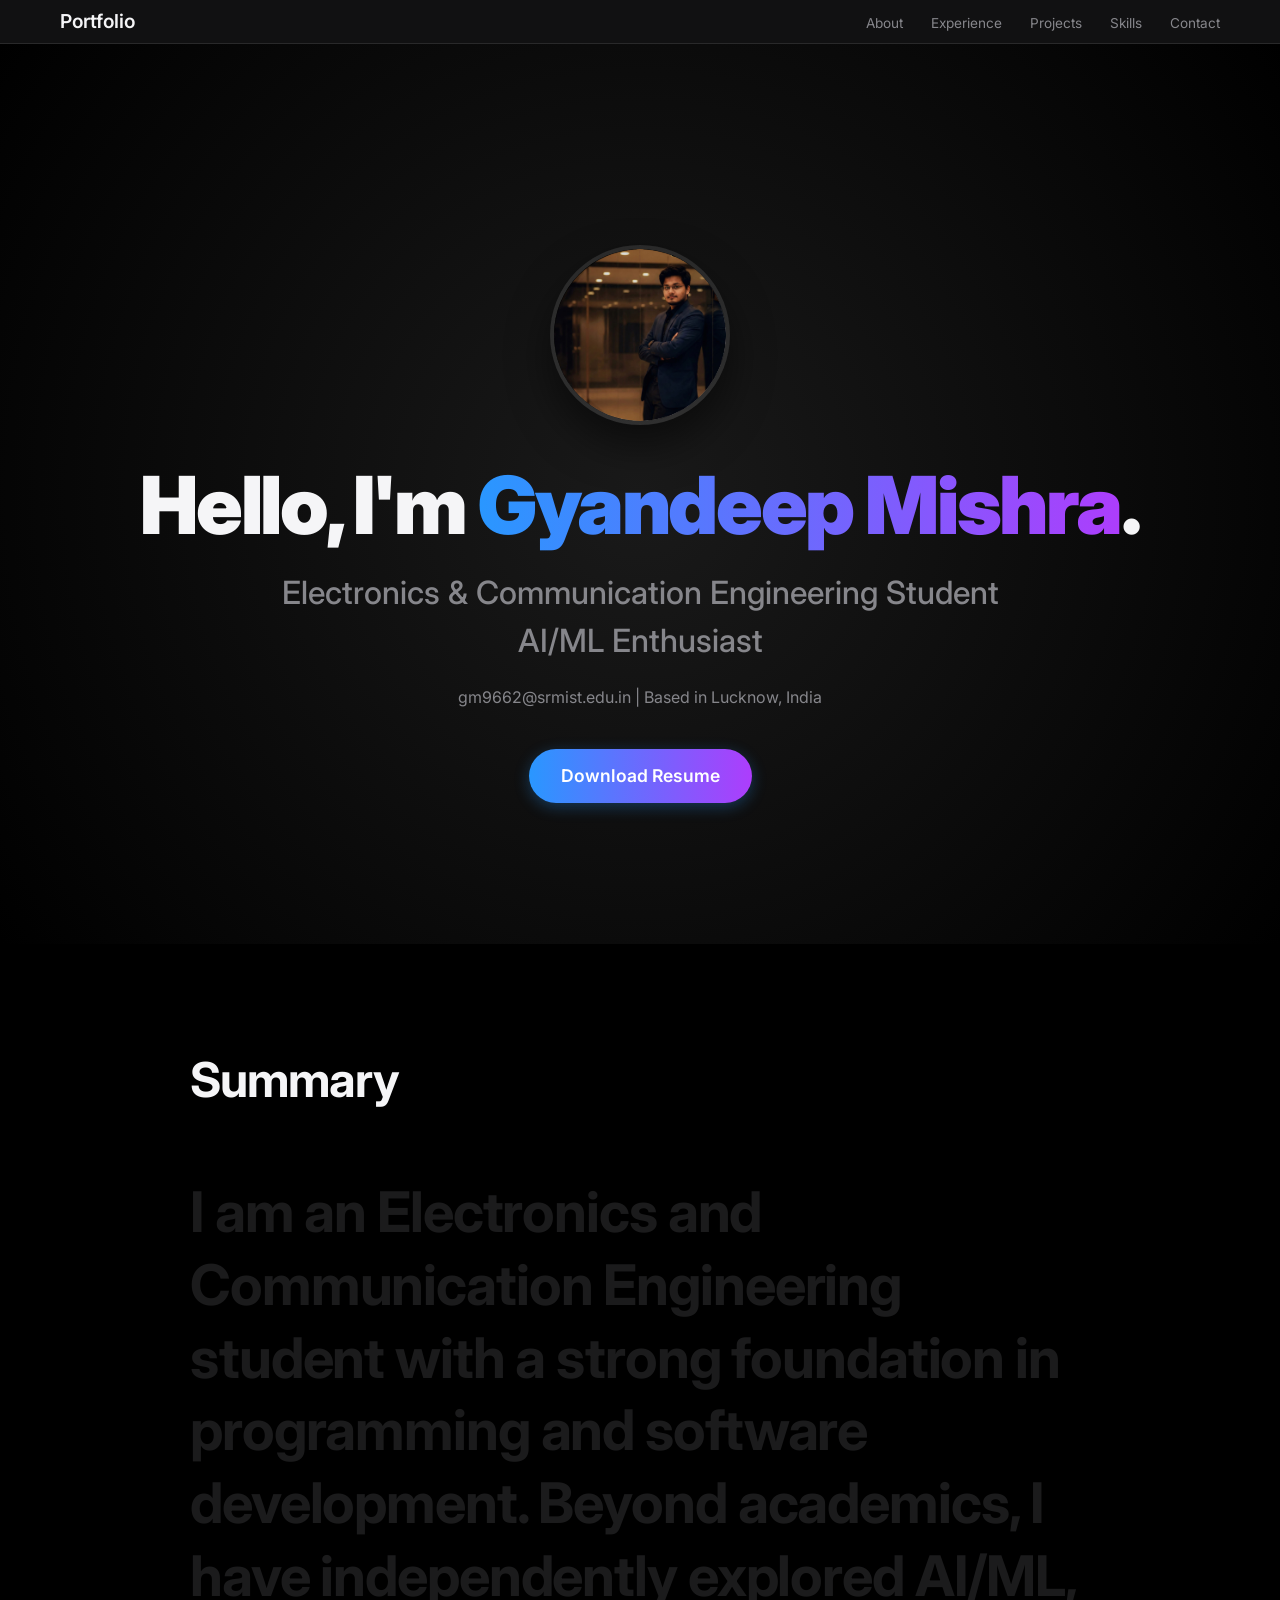
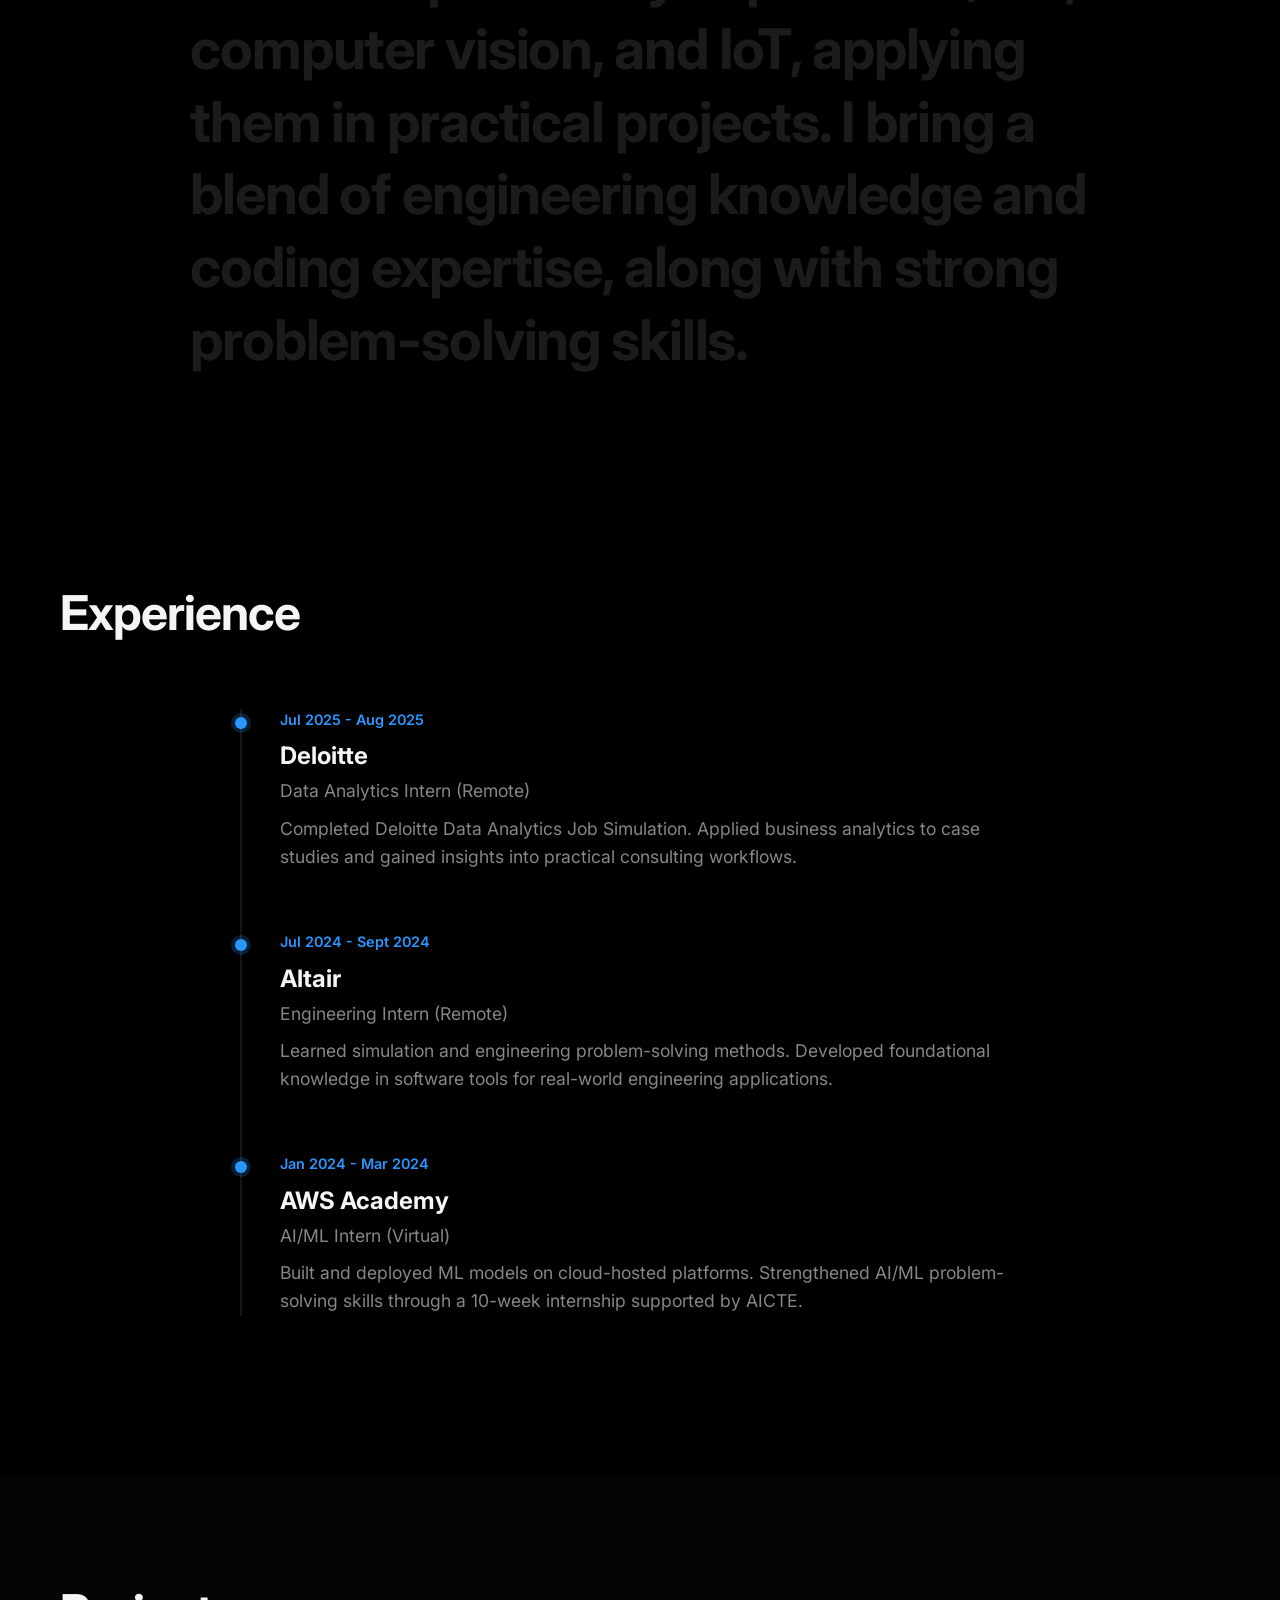
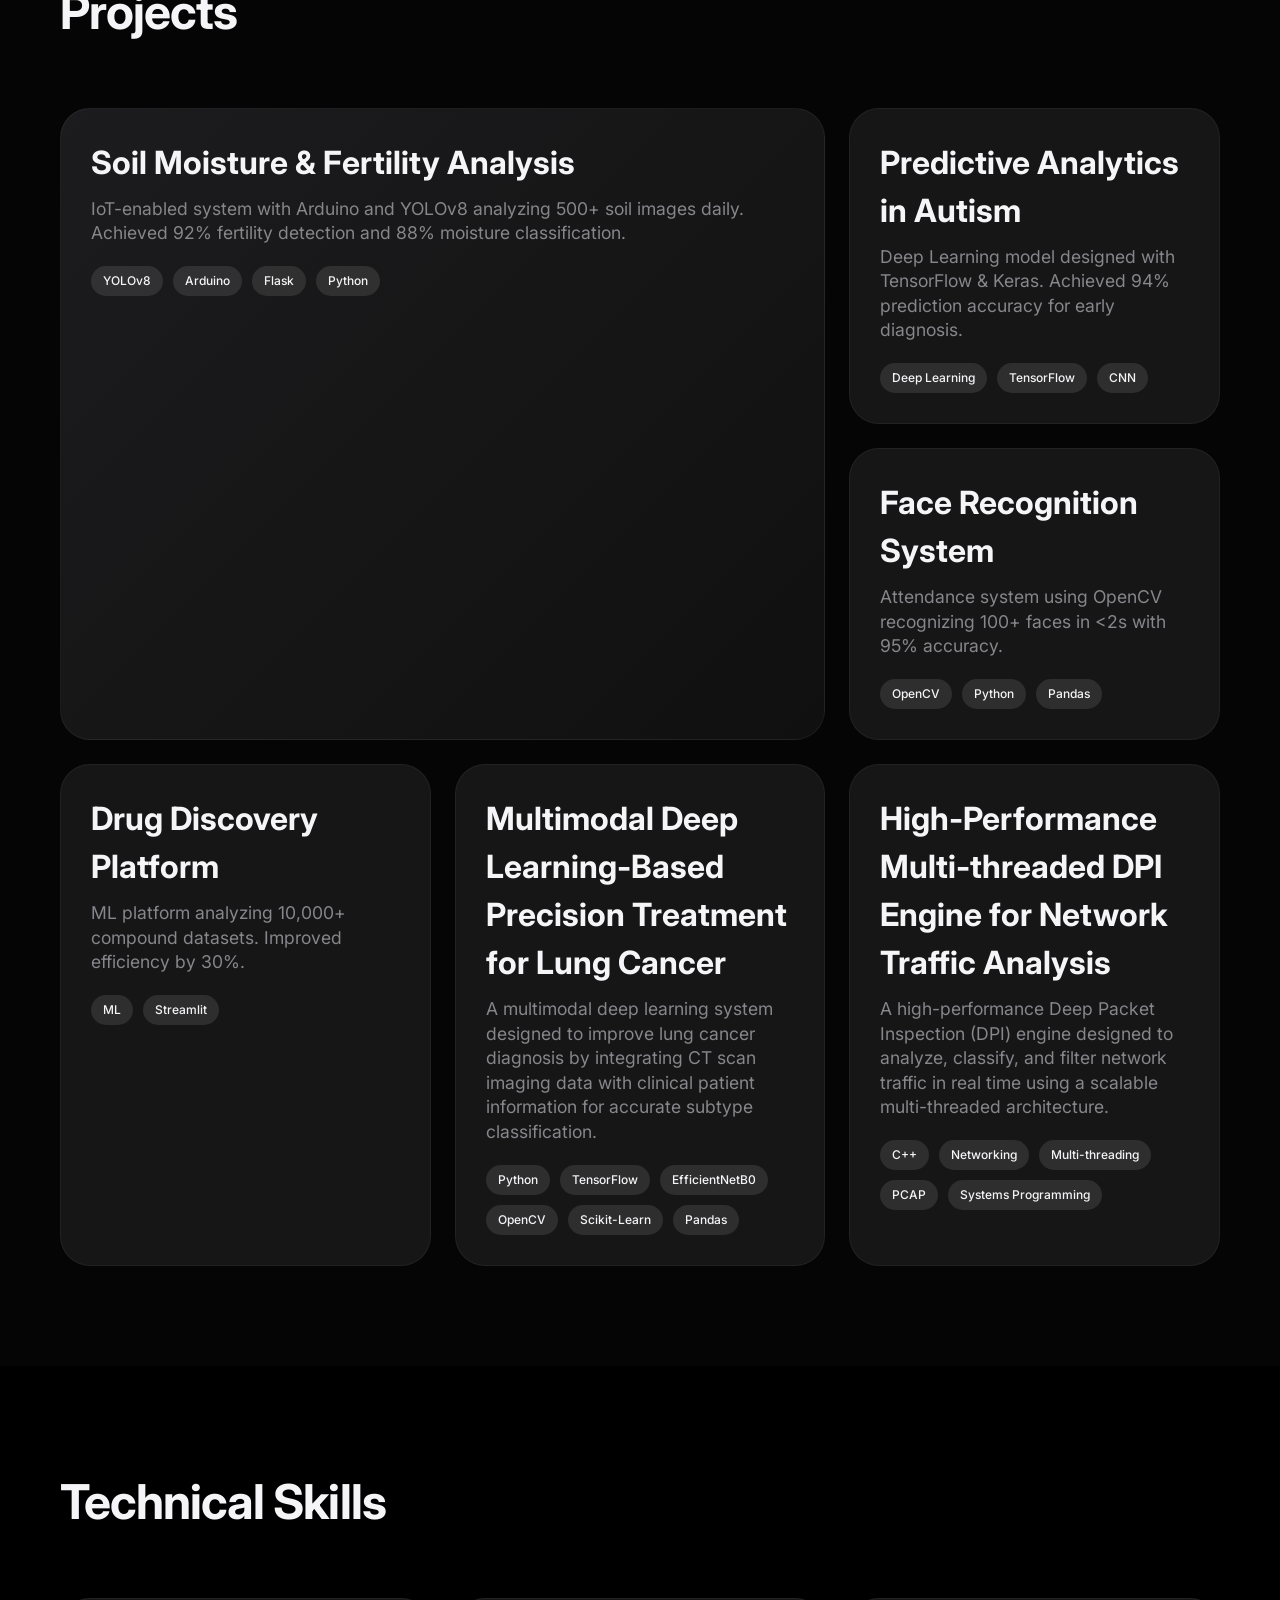
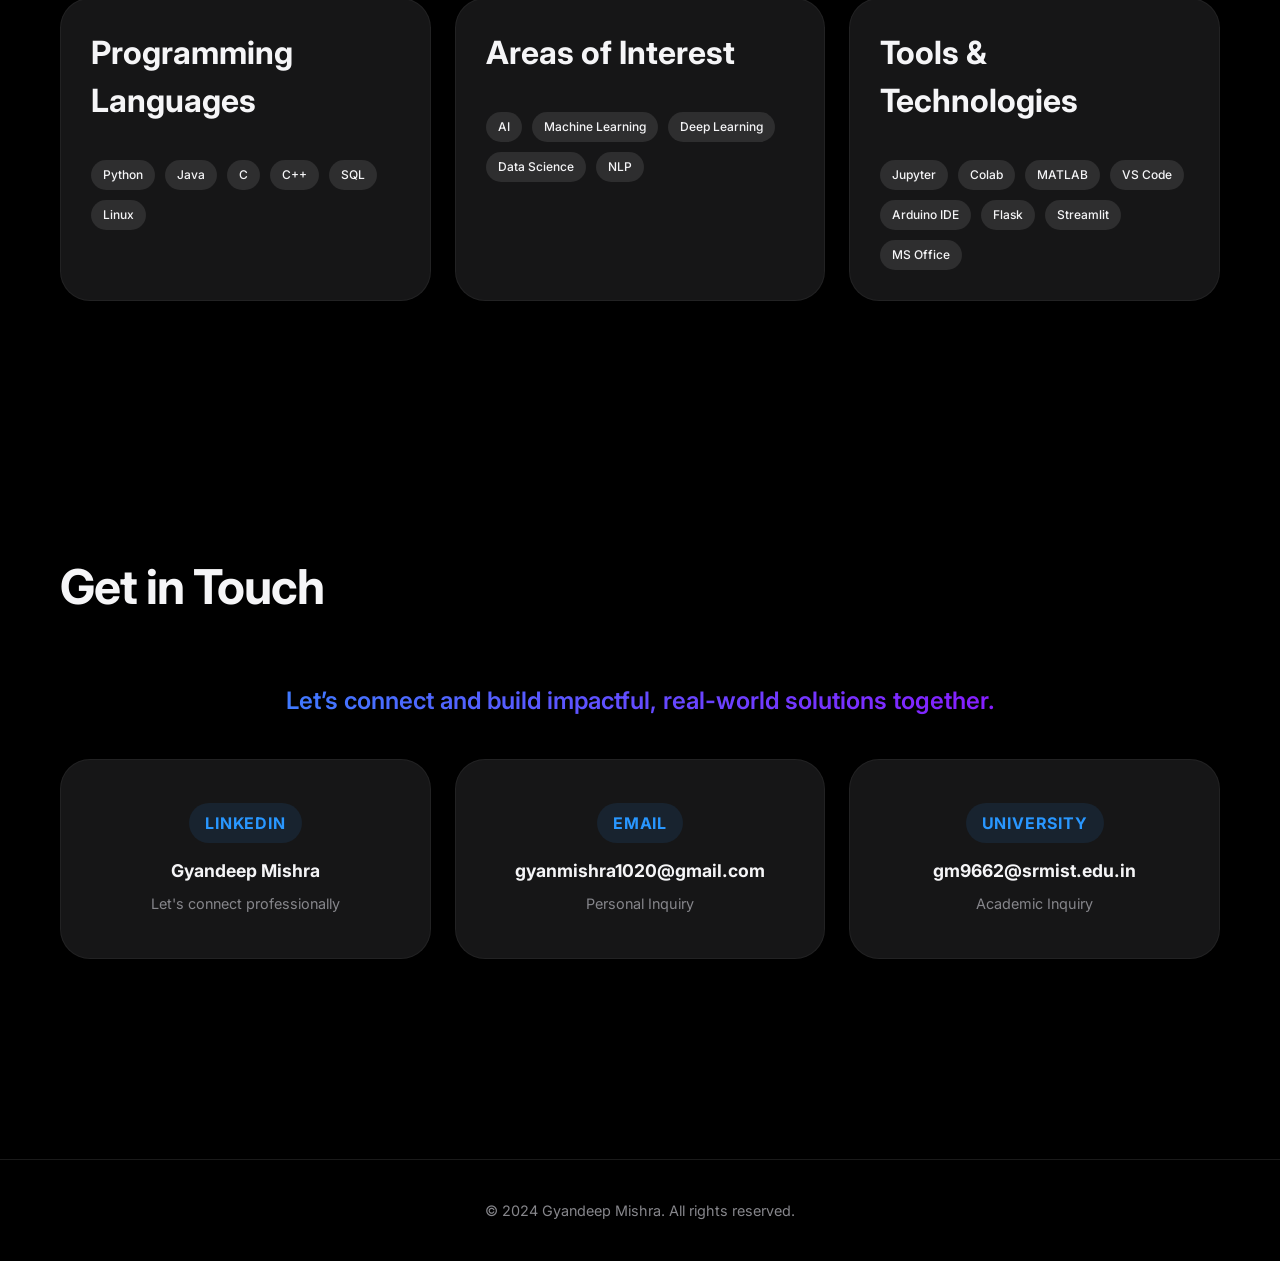
<file: index.html>
<!DOCTYPE html>
<html lang="en">

<head>
    <!-- Google tag (gtag.js) -->
<script async src="https://www.googletagmanager.com/gtag/js?id=G-W01T0SL7P2"></script>
<script>
  window.dataLayer = window.dataLayer || [];
  function gtag(){dataLayer.push(arguments);}
  gtag('js', new Date());

  gtag('config', 'G-W01T0SL7P2');
</script>
    <meta charset="UTF-8">
    <meta name="viewport" content="width=device-width, initial-scale=1.0">
    <title>Portfolio</title>
    <link rel="stylesheet" href="styles.css?v=2">
    <link rel="preconnect" href="https://fonts.googleapis.com">
    <link rel="preconnect" href="https://fonts.gstatic.com" crossorigin>
    <link href="https://fonts.googleapis.com/css2?family=Inter:wght@400;600;700;900&display=swap" rel="stylesheet">
</head>

<body>
    <nav class="navbar">
        <div class="nav-content">
            <a href="#" class="logo">Portfolio</a>
            <div class="nav-links">
                <a href="#about">About</a>
                <a href="#experience">Experience</a>
                <a href="#projects">Projects</a>
                <a href="#skills">Skills</a>
                <a href="#contact">Contact</a>
            </div>
        </div>
    </nav>

    <main>
        <section id="hero" class="hero-section">
            <div class="hero-content">
                <div class="profile-container">
                    <img src="./images/profile.png" alt="Gyandeep Mishra" class="profile-img">
                </div>
                <h1 class="scroll-reveal">Hello, I'm <span class="highlight">Gyandeep Mishra</span>.</h1>
                <p class="subtitle scroll-reveal delay-1">Electronics & Communication Engineering Student<br>AI/ML
                    Enthusiast</p>
                <p style="margin-top: 20px; color: var(--text-secondary);" class="scroll-reveal delay-2">
                    gm9662@srmist.edu.in | Based in Lucknow, India</p>
                <div class="scroll-reveal delay-3" style="margin-top: 40px;">
                    <a href="resume.pdf" class="btn-primary" download="Gyandeep Mishra_Resume.pdf">Download Resume</a>
                </div>
            </div>
        </section>

        <section id="about" class="about-section">
            <div class="container">
                <h2 class="section-title scroll-reveal">Summary</h2>
                <p class="large-text scroll-text">
                    I am an <span class="highlight-text">Electronics and Communication Engineering student</span> with a
                    strong foundation in programming and software development.
                    Beyond academics, I have independently explored <span class="highlight-text">AI/ML, computer vision,
                        and IoT</span>, applying them in practical projects.
                    I bring a blend of engineering knowledge and <span class="highlight-text">coding expertise</span>,
                    along with strong problem-solving skills.
                </p>
            </div>
        </section>

        <section id="experience" class="experience-section">
            <div class="container">
                <h2 class="section-title scroll-reveal">Experience</h2>
                <div class="timeline">
                    <div class="timeline-item scroll-reveal delay-1">
                        <div class="timeline-date">Jul 2025 - Aug 2025</div>
                        <div class="timeline-content">
                            <h3>Deloitte</h3>
                            <p>Data Analytics Intern (Remote)</p>
                            <p class="description">Completed Deloitte Data Analytics Job Simulation. Applied business
                                analytics to case studies and gained insights into practical consulting workflows.</p>
                        </div>
                    </div>
                    <div class="timeline-item scroll-reveal delay-2">
                        <div class="timeline-date">Jul 2024 - Sept 2024</div>
                        <div class="timeline-content">
                            <h3>Altair</h3>
                            <p>Engineering Intern (Remote)</p>
                            <p class="description">Learned simulation and engineering problem-solving methods. Developed
                                foundational knowledge in software tools for real-world engineering applications.</p>
                        </div>
                    </div>
                    <div class="timeline-item scroll-reveal delay-3">
                        <div class="timeline-date">Jan 2024 - Mar 2024</div>
                        <div class="timeline-content">
                            <h3>AWS Academy</h3>
                            <p>AI/ML Intern (Virtual)</p>
                            <p class="description">Built and deployed ML models on cloud-hosted platforms. Strengthened
                                AI/ML problem-solving skills through a 10-week internship supported by AICTE.</p>
                        </div>
                    </div>
                </div>
            </div>
        </section>

        <section id="projects" class="projects-section">
            <div class="container">
                <h2 class="section-title scroll-reveal">Projects</h2>
                <div class="bento-grid">
                    <div class="bento-item large scroll-reveal">
                        <div class="project-content">
                            <h3>Soil Moisture & Fertility Analysis</h3>
                            <p>IoT-enabled system with Arduino and YOLOv8 analyzing 500+ soil images daily. Achieved 92%
                                fertility detection and 88% moisture classification.</p>
                            <div class="project-tags">
                                <span class="tag">YOLOv8</span>
                                <span class="tag">Arduino</span>
                                <span class="tag">Flask</span>
                                <span class="tag">Python</span>
                            </div>
                            <!-- Hidden Details -->
                            <div class="hidden-details" style="display: none;">
                                <p><strong>The Soil Moisture and Fertility Analysis with Camera Integration</strong>
                                    project is a smart agriculture solution developed with the aim of improving farmers’
                                    conditions through the use of modern technology.</p>

                                <h4>Motivation</h4>
                                <p>Many farmers still rely on traditional methods and personal experience to judge soil
                                    quality and moisture levels, which often leads to over-irrigation, under-irrigation,
                                    low crop yield, and unnecessary fertilizer usage. The motivation behind this project
                                    was to provide farmers with a simple, accurate, and affordable technological tool
                                    that can help them make better decisions regarding watering and soil treatment,
                                    ultimately increasing productivity while reducing resource wastage.</p>

                                <h4>How It Works</h4>
                                <p>The system combines IoT hardware, computer vision, and machine learning to analyze
                                    soil conditions in real time. An Arduino-based setup is used along with a camera
                                    module to capture soil images directly from the field. These images are then
                                    processed using YOLOv8-based deep learning models, which analyze visual patterns,
                                    texture, and color variations in the soil to determine its fertility level and
                                    moisture condition.</p>

                                <h4>Key Metrics</h4>
                                <p>On a daily basis, the system is capable of analyzing 500+ soil images, providing
                                    consistent and scalable monitoring. The machine learning model achieved <strong>92%
                                        accuracy</strong> in soil fertility detection and <strong>88% accuracy</strong>
                                    in moisture classification, ensuring reliable results for real-world agricultural
                                    use.</p>

                                <h4>Farmer-Friendly Interface</h4>
                                <p>To make the system farmer-friendly, the processed results are displayed through a
                                    web-based interface developed using Flask, HTML, and CSS. This interface presents
                                    clear insights such as:</p>
                                <ul>
                                    <li>Current soil moisture level</li>
                                    <li>Soil fertility status</li>
                                    <li>Recommendations for irrigation and fertilizer usage</li>
                                </ul>

                                <h4>Impact</h4>
                                <p>By using accurate data instead of guesswork, farmers can avoid excessive watering and
                                    fertilizer application. As a result, the system helps in reducing water usage by
                                    20–25%, lowering operational costs and promoting sustainable farming practices.</p>

                                <p>Overall, this project demonstrates how IoT and AI-driven solutions can empower
                                    farmers by providing them with actionable insights, improving crop yield, conserving
                                    natural resources, and supporting long-term agricultural sustainability.</p>
                            </div>
                        </div>
                    </div>
                    <div class="bento-item medium scroll-reveal delay-1">
                        <div class="project-content">
                            <h3>Predictive Analytics in Autism</h3>
                            <p>Deep Learning model designed with TensorFlow & Keras. Achieved 94% prediction accuracy
                                for early diagnosis.</p>
                            <div class="project-tags">
                                <span class="tag">Deep Learning</span>
                                <span class="tag">TensorFlow</span>
                                <span class="tag">CNN</span>
                            </div>
                            <!-- Hidden Details -->
                            <div class="hidden-details" style="display: none;">
                                <p><strong>The Predictive Analytics in Autism Spectrum Disorder (ASD)</strong> project
                                    focuses on using artificial intelligence and deep learning techniques to support the
                                    early and accurate diagnosis of autism.</p>

                                <h4>Motivation & Problem</h4>
                                <p>Autism Spectrum Disorder is a neurodevelopmental condition that affects
                                    communication, behavior, and social interaction. Early diagnosis plays a critical
                                    role in enabling timely intervention. However, traditional diagnosis methods largely
                                    depend on behavioral observations and expert judgment, which can be time-consuming,
                                    subjective, and prone to inconsistencies, often leading to delayed diagnosis or
                                    false positives.</p>

                                <h4>The Solution</h4>
                                <p>The motivation behind this project was to design a data-driven and objective
                                    diagnostic support system that can assist healthcare professionals by improving
                                    diagnostic accuracy and reducing uncertainty. By leveraging deep learning models,
                                    the system aims to identify autism-related patterns at an early stage, making the
                                    diagnostic process faster and more reliable.</p>

                                <h4>Technical Implementation</h4>
                                <p>In this project, a <strong>Convolutional Neural Network (CNN)</strong> was developed
                                    using <strong>TensorFlow</strong> and <strong>Keras</strong>. The model was trained
                                    on 5,000+ datasets, which include relevant features associated with Autism Spectrum
                                    Disorder. CNNs are particularly effective in identifying complex and non-linear
                                    patterns in data, making them well-suited for medical prediction tasks.</p>

                                <h4>Results & Impact</h4>
                                <p>After training and evaluation, the model achieved a <strong>prediction accuracy of
                                        94%</strong>, demonstrating strong diagnostic capability. Additionally, the
                                    system successfully <strong>reduced false positive rates by 15%</strong>, which is
                                    critical in avoiding unnecessary stress, misdiagnosis, and incorrect treatment
                                    plans.</p>

                                <p>By improving diagnostic precision, this project contributes to early autism
                                    detection, enabling healthcare professionals and caregivers to initiate timely
                                    intervention strategies. The system is intended to act as a decision-support tool,
                                    assisting clinicians rather than replacing professional medical judgment.</p>

                                <p>Overall, this project highlights the potential of AI-driven predictive analytics in
                                    healthcare, specifically in neurodevelopmental disorder diagnosis, enhancing
                                    accuracy, consistency, and efficiency in medical decision-making.</p>
                            </div>
                        </div>
                    </div>
                    <div class="bento-item medium scroll-reveal delay-2">
                        <div class="project-content">
                            <h3>Face Recognition System</h3>
                            <p>Attendance system using OpenCV recognizing 100+ faces in <2s with 95% accuracy.</p>
                                    <div class="project-tags">
                                        <span class="tag">OpenCV</span>
                                        <span class="tag">Python</span>
                                        <span class="tag">Pandas</span>
                                    </div>
                                    <!-- Hidden Details -->
                                    <div class="hidden-details" style="display: none;">
                                        <p><strong>The Face Recognition Attendance System using ESP32</strong> is an
                                            automated attendance management solution designed to replace traditional
                                            manual and biometric attendance methods, which are often time-consuming,
                                            error-prone, and inconvenient.</p>

                                        <h4>Motivation</h4>
                                        <p>In educational institutions and organizations, taking attendance manually
                                            consumes valuable time and can lead to proxy attendance or incorrect record
                                            keeping. The motivation behind this project was to develop a contactless,
                                            fast, and accurate attendance system that leverages computer vision and
                                            embedded systems. Especially after the COVID-19 period, the need for
                                            touch-free and automated systems became more important for hygiene,
                                            efficiency, and scalability.</p>

                                        <h4>How It Works</h4>
                                        <p>The system uses an <strong>ESP32 camera module</strong> to capture facial
                                            images of individuals in real time. These images are processed using
                                            <strong>Python</strong> and <strong>OpenCV</strong>, where facial features
                                            are detected and compared against a pre-stored database using the
                                            <strong>face_recognition</strong> library. Once a face is successfully
                                            recognized, the system automatically marks the attendance of the individual.
                                        </p>

                                        <h4>Performance & Tech Stack</h4>
                                        <p>The system is capable of recognizing <strong>100+ faces in under 2
                                                seconds</strong>, making it suitable for real-time classroom or office
                                            environments. Attendance data is stored and managed efficiently using Pandas
                                            and NumPy, enabling structured record-keeping and easy data analysis.</p>

                                        <h4>Impact</h4>
                                        <p>During evaluation, the system achieved an <strong>overall recognition
                                                accuracy of 95%</strong>, ensuring reliable performance in real-world
                                            conditions. By automating the attendance process, the system saves
                                            approximately <strong>15 minutes per session</strong>, significantly
                                            improving productivity for instructors and administrators.</p>

                                        <p>This project demonstrates how embedded hardware (ESP32) combined with
                                            computer vision and machine learning techniques can solve everyday
                                            administrative problems, highlighting the practical application of AI in
                                            building smart, efficient, and scalable systems.</p>
                                    </div>
                        </div>
                    </div>
                    <div class="bento-item small scroll-reveal delay-3">
                        <div class="project-content">
                            <h3>Drug Discovery Platform</h3>
                            <p>ML platform analyzing 10,000+ compound datasets. Improved efficiency by 30%.</p>
                            <div class="project-tags">
                                <span class="tag">ML</span>
                                <span class="tag">Streamlit</span>
                            </div>
                            <!-- Hidden Details -->
                            <div class="hidden-details" style="display: none;">
                                <p><strong>The Drug Discovery and Management System</strong> is a web-based healthcare
                                    platform developed to address two major challenges in the pharmaceutical domain:
                                    medicine supply chain management and efficient drug discovery and accessibility.</p>

                                <h4>The Problem</h4>
                                <p>The idea for this project originated during the COVID-19 pandemic (2020), when
                                    governments and healthcare authorities faced serious difficulties in tracking
                                    medicine manufacturing, distribution, and availability. Despite sufficient
                                    production, medicines often failed to reach the right places at the right time due
                                    to the absence of a centralized monitoring system. This resulted in shortages, black
                                    marketing, panic buying, and lack of transparency.</p>

                                <h4>The Solution</h4>
                                <p>To address this issue, we designed a centralized digital platform that allows
                                    medicines to be tracked end-to-end, starting from the manufacturer, moving through
                                    retailers, and finally reaching local medical shops where customers can easily
                                    purchase them. This enables better visibility, accountability, and control over the
                                    pharmaceutical supply chain.</p>

                                <h4>Drug Discovery & Analysis</h4>
                                <p>In addition to management, the project also focuses on the drug discovery and search
                                    process. Traditional drug analysis and discovery methods are time-consuming and
                                    computationally expensive. To overcome this, we applied machine learning techniques
                                    on a dataset of 10,000+ drug compounds to speed up analysis and improve prediction
                                    efficiency. As a result, the system reduces drug analysis time by 40% and improves
                                    prediction efficiency by 30%, significantly accelerating the discovery process.</p>

                                <h4>Intelligent Drug Search</h4>
                                <p>A key feature of the system is its intelligent drug search functionality. When a user
                                    searches for a medicine (for example, a branded drug like Dolo), the system not only
                                    checks its availability in nearby locations but also automatically suggests:</p>
                                <ul>
                                    <li>Alternative branded medicines with the same composition</li>
                                    <li>Generic medicines that are safe, approved, and more affordable</li>
                                </ul>
                                <p>This feature is especially useful during shortages, as it reduces dependency on a
                                    single brand and promotes awareness of cost-effective generic options.</p>

                                <h4>Tech Stack</h4>
                                <p>The entire system is implemented using <strong>Python</strong>, with data processing
                                    handled by <strong>Pandas</strong> and <strong>NumPy</strong>, machine learning
                                    models developed using <strong>TensorFlow</strong>, and a user-friendly web
                                    interface built using <strong>Streamlit</strong>.</p>
                            </div>
                        </div>
                    </div>
                    <div class="bento-item medium scroll-reveal">
                        <div class="project-content">
                            <h3>Multimodal Deep Learning-Based Precision Treatment for Lung Cancer</h3>
                            <p>A multimodal deep learning system designed to improve lung cancer diagnosis by integrating CT scan imaging data with clinical patient information for accurate subtype classification.</p>
                            <div class="project-tags">
                                <span class="tag">Python</span>
                                <span class="tag">TensorFlow</span>
                                <span class="tag">EfficientNetB0</span>
                                <span class="tag">OpenCV</span>
                                <span class="tag">Scikit-Learn</span>
                                <span class="tag">Pandas</span>
                            </div>
                            <!-- Hidden Details -->
                            <div class="hidden-details" style="display: none;">
                                <p><strong>Overview:</strong> A multimodal deep learning system designed to improve lung cancer diagnosis and treatment planning by integrating CT scan imaging data with clinical patient information for accurate subtype classification.</p>

                                <h4>The Problem</h4>
                                <p>Traditional lung cancer diagnosis often relies on either imaging data or clinical information independently, which limits diagnostic accuracy and fails to capture the full complexity of the disease. This can lead to delayed detection, incorrect classification of cancer subtypes, and less effective treatment planning.</p>

                                <h4>The Solution</h4>
                                <p>To overcome these limitations, this project introduces a multimodal deep learning framework that combines CT scan images with structured clinical data. By leveraging both visual and patient-specific information, the system enhances classification accuracy and supports more precise, personalized treatment decisions.</p>

                                <h4>Core Features</h4>
                                <ul>
                                    <li><strong>Multimodal Data Integration:</strong> Combines CT scan images and clinical data for comprehensive analysis.</li>
                                    <li><strong>Deep Learning-Based Image Processing:</strong> Uses EfficientNetB0 for feature extraction from medical imaging data.</li>
                                    <li><strong>Feature-Level Fusion:</strong> Merges image features with clinical parameters to improve prediction performance.</li>
                                    <li><strong>Cancer Subtype Classification:</strong> Accurately classifies different types of lung cancer for better diagnosis.</li>
                                    <li><strong>Preprocessing Pipeline:</strong> Implements image normalization, resizing, and data cleaning for reliable model training.</li>
                                </ul>

                                <h4>System Architecture</h4>
                                <p>The system follows a multimodal pipeline:</p>
                                <p style="background-color: var(--secondary-bg); padding: 10px; border-radius: 5px; text-align: center; margin: 15px 0;">
                                    <code>CT Images &rarr; CNN Feature Extraction (EfficientNetB0)</code><br>
                                    <code>Clinical Data &rarr; Feature Fusion &rarr; Classification Model &rarr; Output Prediction</code>
                                </p>

                                <h4>Technical Contribution</h4>
                                <ul>
                                    <li>Developed a multimodal deep learning architecture combining imaging and tabular data</li>
                                    <li>Implemented feature-level fusion techniques to enhance predictive performance</li>
                                    <li>Utilized transfer learning (EfficientNetB0) for improved feature extraction</li>
                                    <li>Built a complete pipeline including preprocessing, training, and evaluation</li>
                                    <li>Integrated multiple libraries for efficient data handling and model development</li>
                                </ul>

                                <h4>Impact</h4>
                                <ul>
                                    <li>Achieved high classification accuracy (~96&ndash;97%)</li>
                                    <li>Improved diagnostic reliability by combining multiple data sources</li>
                                    <li>Supports precision medicine by enabling personalized treatment planning</li>
                                    <li>Demonstrates real-world application of AI in healthcare and medical imaging</li>
                                </ul>

                                <h4>Tech Stack</h4>
                                <ul>
                                    <li><strong>Language:</strong> Python</li>
                                    <li><strong>Libraries:</strong> TensorFlow, Keras, OpenCV, Scikit-Learn, NumPy, Pandas</li>
                                    <li><strong>Model:</strong> EfficientNetB0 (Transfer Learning)</li>
                                    <li><strong>Concepts:</strong> Deep Learning, Multimodal Learning, Medical Image Analysis</li>
                                </ul>
                            </div>
                        </div>
                    </div>
                    <div class="bento-item medium scroll-reveal delay-1">
                        <div class="project-content">
                            <h3>High-Performance Multi-threaded DPI Engine for Network Traffic Analysis</h3>
                            <p>A high-performance Deep Packet Inspection (DPI) engine designed to analyze, classify, and filter network traffic in real time using a scalable multi-threaded architecture.</p>
                            <div class="project-tags">
                                <span class="tag">C++</span>
                                <span class="tag">Networking</span>
                                <span class="tag">Multi-threading</span>
                                <span class="tag">PCAP</span>
                                <span class="tag">Systems Programming</span>
                            </div>
                            <!-- Hidden Details -->
                            <div class="hidden-details" style="display: none;">
                                <p><strong>Overview:</strong> A high-performance Deep Packet Inspection (DPI) engine designed to analyze, classify, and filter network traffic in real time using a scalable multi-threaded architecture.</p>

                                <h4>The Problem</h4>
                                <p>Traditional network monitoring systems rely on basic packet inspection techniques that only analyze packet headers, making them ineffective for identifying modern applications, encrypted traffic patterns, and malicious activities. Additionally, single-threaded systems struggle to handle high-throughput network traffic, leading to performance bottlenecks and delayed analysis.</p>

                                <h4>The Solution</h4>
                                <p>To address these limitations, this project implements a multi-threaded DPI engine capable of inspecting packet payloads in depth while maintaining high performance. The system processes PCAP-based network traffic and distributes workloads efficiently across multiple threads to ensure scalability and real-time analysis.</p>

                                <h4>Core Features</h4>
                                <ul>
                                    <li><strong>Deep Packet Inspection (DPI):</strong> Analyzes both packet headers and payloads to identify applications and traffic patterns.</li>
                                    <li><strong>Multi-threaded Architecture:</strong> Uses thread-safe queues and load balancing to process large volumes of network packets in parallel.</li>
                                    <li><strong>Connection Tracking:</strong> Maintains stateful information of network flows for accurate traffic classification.</li>
                                    <li><strong>Rule-based Filtering System:</strong> Allows blocking or filtering of traffic based on predefined rules (e.g., domain or protocol-based).</li>
                                    <li><strong>SNI Extraction (TLS Analysis):</strong> Extracts Server Name Indication (SNI) from encrypted traffic to identify domains without decryption.</li>
                                    <li><strong>PCAP Processing Engine:</strong> Reads and processes offline packet capture files for traffic analysis and testing.</li>
                                </ul>

                                <h4>System Architecture</h4>
                                <p>The system follows a pipeline-based design:</p>
                                <p style="background-color: var(--secondary-bg); padding: 10px; border-radius: 5px; text-align: center; margin: 15px 0;"><code>PCAP Input &rarr; Packet Parser &rarr; Load Balancer &rarr; Worker Threads &rarr; DPI Engine &rarr; Rule Engine &rarr; Output</code></p>
                                <p>This architecture ensures efficient packet distribution and high throughput while maintaining accuracy in inspection.</p>

                                <h4>Technical Contribution</h4>
                                <ul>
                                    <li>Designed a scalable multi-threaded pipeline for packet processing</li>
                                    <li>Implemented lock-free / thread-safe queue mechanisms for inter-thread communication</li>
                                    <li>Built modular components such as: Packet parser, Load balancer, Rule manager, Connection tracker</li>
                                    <li>Optimized packet flow handling to minimize latency and maximize throughput</li>
                                </ul>

                                <h4>Impact</h4>
                                <ul>
                                    <li>Enables real-time traffic classification and filtering</li>
                                    <li>Improves performance and scalability compared to single-threaded DPI systems</li>
                                    <li>Demonstrates practical implementation of network security concepts used in ISPs and enterprise firewalls</li>
                                    <li>Provides a foundation for advanced applications like intrusion detection systems (IDS) and network monitoring tools</li>
                                </ul>

                                <h4>Tech Stack</h4>
                                <ul>
                                    <li><strong>Language:</strong> C++</li>
                                    <li><strong>Concepts:</strong> Multi-threading, Networking, Systems Design</li>
                                    <li><strong>Libraries/Tools:</strong> PCAP processing, CMake</li>
                                    <li><strong>Core Components:</strong> Thread-safe queues, Load balancer, DPI engine, Rule manager</li>
                                </ul>
                            </div>
                        </div>
                    </div>
                </div>
            </div>
        </section>

        <section id="skills" class="skills-section">
            <div class="container">
                <h2 class="section-title scroll-reveal">Technical Skills</h2>
                <div class="bento-grid">
                    <div class="bento-item scroll-reveal delay-4">
                        <div class="project-content">
                            <h3>Programming Languages</h3>
                            <div class="project-tags" style="margin-top: 15px;">
                                <span class="tag">Python</span>
                                <span class="tag">Java</span>
                                <span class="tag">C</span>
                                <span class="tag">C++</span>
                                <span class="tag">SQL</span>
                                <span class="tag">Linux</span>
                            </div>
                        </div>
                    </div>
                    <div class="bento-item scroll-reveal delay-5">
                        <div class="project-content">
                            <h3>Areas of Interest</h3>
                            <div class="project-tags" style="margin-top: 15px;">
                                <span class="tag">AI</span>
                                <span class="tag">Machine Learning</span>
                                <span class="tag">Deep Learning</span>
                                <span class="tag">Data Science</span>
                                <span class="tag">NLP</span>
                            </div>
                        </div>
                    </div>
                    <div class="bento-item scroll-reveal delay-6">
                        <div class="project-content">
                            <h3>Tools & Technologies</h3>
                            <div class="project-tags" style="margin-top: 15px;">
                                <span class="tag">Jupyter</span>
                                <span class="tag">Colab</span>
                                <span class="tag">MATLAB</span>
                                <span class="tag">VS Code</span>
                                <span class="tag">Arduino IDE</span>
                                <span class="tag">Flask</span>
                                <span class="tag">Streamlit</span>
                                <span class="tag">MS Office</span>
                            </div>
                        </div>
                    </div>
                </div>
            </div>
        </section>

        <!-- Project Detail Modal -->
        <div id="project-modal" class="modal">
            <div class="modal-content">
                <span class="close-modal">&times;</span>
                <h2 id="modal-title">Project Title</h2>
                <div id="modal-tags" class="project-tags"></div>
                <div id="modal-body">
                    <!-- Dynamic Content -->
                </div>
            </div>
        </div>

        <section id="contact" class="contact-section">
            <div class="container">
                <h2 class="section-title scroll-reveal">Get in Touch</h2>
                <p class="contact-tagline scroll-reveal delay-1">Let’s connect and build impactful, real-world solutions
                    together.</p>
                <div class="contact-grid">
                    <a href="https://www.linkedin.com/in/gyandeep-mishra-atomic-intense/" target="_blank"
                        class="bento-item contact-card scroll-reveal delay-1">
                        <div class="contact-icon">LinkedIn</div>
                        <h3>Gyandeep Mishra</h3>
                        <p>Let's connect professionally</p>
                    </a>
                    <a href="mailto:gyanmishra1020@gmail.com" class="bento-item contact-card scroll-reveal delay-2">
                        <div class="contact-icon">Email</div>
                        <h3>gyanmishra1020@gmail.com</h3>
                        <p>Personal Inquiry</p>
                    </a>
                    <a href="mailto:gm9662@srmist.edu.in" class="bento-item contact-card scroll-reveal delay-3">
                        <div class="contact-icon">University</div>
                        <h3>gm9662@srmist.edu.in</h3>
                        <p>Academic Inquiry</p>
                    </a>
                </div>
            </div>
        </section>

        <footer class="footer">
            <p>&copy; 2024 Gyandeep Mishra. All rights reserved.</p>
        </footer>
    </main>

    <script src="script.js"></script>
</body>

</html>
</file>
<file: styles.css>
:root {
    --bg-color: #000000;
    --bg-secondary: #161617;
    --text-primary: #f5f5f7;
    --text-secondary: #86868b;
    --accent-color: #2997ff;
    --font-stack: 'Inter', -apple-system, BlinkMacSystemFont, "Segoe UI", Roboto, Oxygen, Ubuntu, Cantarell, "Open Sans", "Helvetica Neue", sans-serif;
    --max-width: 1200px;
    --nav-height: 44px;
}

* {
    margin: 0;
    padding: 0;
    box-sizing: border-box;
}

body {
    background-color: var(--bg-color);
    color: var(--text-primary);
    font-family: var(--font-stack);
    -webkit-font-smoothing: antialiased;
    line-height: 1.5;
    overflow-x: hidden;
}

/* Navbar */
.navbar {
    position: fixed;
    top: 0;
    width: 100%;
    height: var(--nav-height);
    background: rgba(22, 22, 23, 0.8);
    backdrop-filter: saturate(180%) blur(20px);
    z-index: 1000;
    border-bottom: 1px solid rgba(255, 255, 255, 0.1);
}

.nav-content {
    max-width: var(--max-width);
    margin: 0 auto;
    display: flex;
    justify-content: space-between;
    align-items: center;
    height: 100%;
    padding: 0 20px;
}

.logo {
    color: var(--text-primary);
    text-decoration: none;
    font-weight: 600;
    font-size: 1.2rem;
}

.nav-links a {
    color: var(--text-secondary);
    text-decoration: none;
    margin-left: 24px;
    font-size: 0.85rem;
    transition: color 0.3s ease;
}

.nav-links a:hover {
    color: var(--text-primary);
}

/* Base Layout */
main {
    padding-top: var(--nav-height);
}

.container {
    max-width: var(--max-width);
    margin: 0 auto;
    padding: 100px 20px;
}

.section-title {
    font-size: 3rem;
    font-weight: 700;
    margin-bottom: 60px;
    letter-spacing: -0.02em;
}

/* Hero Section */
.hero-section {
    min-height: 100vh;
    padding: 120px 20px 60px;
    display: flex;
    justify-content: center;
    align-items: center;
    text-align: center;
    background: radial-gradient(circle at center, #1a1a1a 0%, #000000 100%);
    flex-direction: column;
}

.profile-container {
    margin-bottom: 30px;
    animation: fadeInDown 1s ease-out;
}

.profile-img {
    width: 180px;
    height: 180px;
    border-radius: 50%;
    object-fit: cover;
    border: 4px solid rgba(255, 255, 255, 0.1);
    box-shadow: 0 20px 40px rgba(0, 0, 0, 0.5);
    transition: transform 0.3s ease, box-shadow 0.3s ease;
}

.profile-img:hover {
    transform: scale(1.05);
    box-shadow: 0 30px 60px rgba(0, 0, 0, 0.6);
    border-color: rgba(255, 255, 255, 0.3);
}

@keyframes fadeInDown {
    from {
        opacity: 0;
        transform: translateY(-30px);
    }

    to {
        opacity: 1;
        transform: translateY(0);
    }
}

.hero-content h1 {
    font-size: 5rem;
    font-weight: 900;
    letter-spacing: -0.03em;
    margin-bottom: 20px;
    line-height: 1.1;
}

.hero-content .subtitle {
    font-size: 2rem;
    color: var(--text-secondary);
    font-weight: 500;
}

.highlight {
    background: linear-gradient(90deg, #2997ff, #ad3dfc);
    background-clip: text;
    -webkit-background-clip: text;
    -webkit-text-fill-color: transparent;
}

.btn-primary {
    display: inline-block;
    background: linear-gradient(90deg, #2997ff, #ad3dfc);
    color: #ffffff;
    text-decoration: none;
    padding: 14px 32px;
    border-radius: 30px;
    font-size: 1.1rem;
    font-weight: 600;
    transition: transform 0.3s ease, box-shadow 0.3s ease;
    box-shadow: 0 4px 15px rgba(41, 151, 255, 0.3);
}

.btn-primary:hover {
    transform: translateY(-3px) scale(1.02);
    box-shadow: 0 8px 25px rgba(173, 61, 252, 0.4);
}

/* About Section */
.about-section {
    min-height: 80vh;
    display: flex;
    align-items: center;
}

.large-text {
    font-size: 3.5rem;
    font-weight: 700;
    line-height: 1.3;
    letter-spacing: -0.02em;
    color: var(--text-secondary);
    /* Base color is dimmed */
    max-width: 900px;
}

.large-text span {
    opacity: 0.2;
    /* Default state */
    transition: opacity 0.5s ease;
}

.large-text span.active {
    opacity: 1;
    /* Highlighted state */
    color: var(--text-primary);
}

/* Experience Section */
.timeline {
    position: relative;
    max-width: 800px;
    margin: 0 auto;
}

.timeline::before {
    content: '';
    position: absolute;
    left: 0;
    top: 0;
    height: 100%;
    width: 2px;
    background: var(--bg-secondary);
}

.timeline-item {
    padding-left: 40px;
    margin-bottom: 60px;
    position: relative;
}

.timeline-item::before {
    content: '';
    position: absolute;
    left: -5px;
    top: 8px;
    width: 12px;
    height: 12px;
    border-radius: 50%;
    background: var(--accent-color);
    box-shadow: 0 0 0 4px rgba(41, 151, 255, 0.2);
}

.timeline-date {
    font-size: 0.9rem;
    color: var(--accent-color);
    margin-bottom: 8px;
    font-weight: 600;
}

.timeline-content h3 {
    font-size: 1.5rem;
    margin-bottom: 4px;
}

.timeline-content p {
    color: var(--text-secondary);
    font-size: 1.1rem;
}

.timeline-content .description {
    margin-top: 10px;
    line-height: 1.6;
}

/* Projects Section */
.projects-section {
    background-color: #050505;
}

.bento-grid {
    display: grid;
    grid-template-columns: repeat(3, 1fr);
    grid-gap: 24px;
    grid-auto-rows: minmax(280px, auto);
}

.bento-item {
    background: var(--bg-secondary);
    border-radius: 30px;
    padding: 30px;
    display: flex;
    flex-direction: column;
    justify-content: space-between;
    transition: transform 0.4s cubic-bezier(0.165, 0.84, 0.44, 1), box-shadow 0.4s ease;
    cursor: pointer;
    overflow: hidden;
    position: relative;
    border: 1px solid rgba(255, 255, 255, 0.05);
}

.bento-item::after {
    content: '';
    position: absolute;
    top: 0;
    left: 0;
    right: 0;
    bottom: 0;
    background: radial-gradient(circle at top right, rgba(255, 255, 255, 0.1), transparent 60%);
    opacity: 0;
    transition: opacity 0.4s ease;
}

.bento-item:hover::after {
    opacity: 1;
}

.bento-item:hover {
    transform: translateY(-5px) scale(1.01);
    box-shadow: 0 20px 40px rgba(0, 0, 0, 0.4);
    border-color: rgba(255, 255, 255, 0.15);
}

.bento-item.large {
    grid-column: span 2;
    grid-row: span 2;
    background: linear-gradient(135deg, #1c1c1e 0%, #101010 100%);
}

.bento-item.wide {
    grid-column: span 3;
}

.project-content {
    z-index: 1;
}

.project-content h3 {
    font-size: 2rem;
    margin-bottom: 10px;
    font-weight: 700;
}

.project-content p {
    color: var(--text-secondary);
    font-size: 1.1rem;
    line-height: 1.4;
}

.project-tags {
    margin-top: auto;
    padding-top: 20px;
    display: flex;
    gap: 10px;
    flex-wrap: wrap;
}

.tag {
    font-size: 0.75rem;
    background: rgba(255, 255, 255, 0.1);
    padding: 6px 12px;
    border-radius: 20px;
    color: var(--text-primary);
    font-weight: 500;
}

/* Footer */
.footer {
    padding: 40px;
    text-align: center;
    border-top: 1px solid rgba(255, 255, 255, 0.1);
    color: var(--text-secondary);
    font-size: 0.9rem;
}

/* Animations */
.scroll-reveal {
    opacity: 0;
    transform: translateY(30px);
    transition: opacity 0.8s cubic-bezier(0.165, 0.84, 0.44, 1), transform 0.8s cubic-bezier(0.165, 0.84, 0.44, 1);
}

.scroll-reveal.visible {
    opacity: 1;
    transform: translateY(0);
}

.delay-1 {
    transition-delay: 0.1s;
}

.delay-2 {
    transition-delay: 0.2s;
}

.delay-3 {
    transition-delay: 0.3s;
}

.delay-4 {
    transition-delay: 0.4s;
}

/* Responsive */
@media (max-width: 768px) {
    .container {
        padding: 60px 20px;
    }

    .hero-content h1 {
        font-size: 3rem;
    }

    .hero-content .subtitle {
        font-size: 1.5rem;
    }

    .large-text {
        font-size: 2rem;
    }

    .bento-grid {
        grid-template-columns: 1fr;
    }

    .bento-item.large,
    .bento-item.wide {
        grid-column: span 1;
        grid-row: span 1;
    }

    .section-title {
        font-size: 2.2rem;
        margin-bottom: 40px;
    }

    .timeline {
        margin-left: 20px;
    }
}

/* Modal Styles */
.modal {
    display: none;
    /* Hidden by default */
    position: fixed;
    z-index: 2000;
    left: 0;
    top: 0;
    width: 100%;
    height: 100%;
    overflow: auto;
    background-color: rgba(0, 0, 0, 0.4);
    backdrop-filter: blur(20px) saturate(180%);
    -webkit-backdrop-filter: blur(20px) saturate(180%);
    opacity: 0;
    transition: opacity 0.4s ease;
    align-items: center;
    justify-content: center;
    pointer-events: none;
    /* Prevent clicks when hidden/opacity 0 if display flex is toggled */
}

.modal.show {
    display: flex;
    opacity: 1;
    pointer-events: auto;
    /* Enable clicks when shown */
}

.modal-content {
    background-color: #1c1c1e;
    margin: auto;
    padding: 40px;
    border: 1px solid rgba(255, 255, 255, 0.1);
    border-radius: 40px;
    width: 90%;
    max-width: 700px;
    box-shadow: 0 25px 50px -12px rgba(0, 0, 0, 0.5);
    position: relative;
    color: var(--text-primary);

    /* Zoom Animation Initial State */
    transform: scale(0.8);
    opacity: 0;
    transition: transform 0.5s cubic-bezier(0.19, 1, 0.22, 1), opacity 0.3s ease;
}

.modal.show .modal-content {
    /* Zoom Animation End State */
    transform: scale(1);
    opacity: 1;
}

.close-modal {
    color: var(--text-secondary);
    float: right;
    font-size: 28px;
    font-weight: bold;
    cursor: pointer;
    transition: color 0.2s;
    position: absolute;
    top: 20px;
    right: 25px;
    z-index: 10;
}

.close-modal:hover,
.close-modal:focus {
    color: var(--text-primary);
    text-decoration: none;
    cursor: pointer;
}

#modal-title {
    font-size: 2.5rem;
    font-weight: 700;
    margin-bottom: 15px;
    margin-right: 30px;
}

#modal-body {
    margin-top: 25px;
    line-height: 1.6;
    color: #d1d1d6;
    font-size: 1.1rem;
    max-height: 70vh;
    /* Scrollable content */
    overflow-y: auto;
    padding-right: 10px;
}

/* Custom scrollbar for modal body */
#modal-body::-webkit-scrollbar {
    width: 6px;
}

#modal-body::-webkit-scrollbar-track {
    background: transparent;
}

#modal-body::-webkit-scrollbar-thumb {
    background: #555;
    border-radius: 3px;
}

#modal-body h4 {
    margin-top: 25px;
    margin-bottom: 10px;
    color: var(--text-primary);
    font-size: 1.3rem;
}

#modal-body ul {
    list-style-position: inside;
    margin-bottom: 15px;
    margin-left: 10px;
}

#modal-body li {
    margin-bottom: 8px;
}

/* Contact Section */
.contact-section {
    padding-bottom: 100px;
}

.contact-grid {
    display: grid;
    grid-template-columns: repeat(auto-fit, minmax(300px, 1fr));
    gap: 24px;
}

.contact-card {
    display: flex;
    flex-direction: column;
    align-items: center;
    justify-content: center;
    text-align: center;
    text-decoration: none;
    color: var(--text-primary);
    padding: 40px;
    min-height: 200px;
}

.contact-card:hover {
    transform: translateY(-5px);
    background: rgba(255, 255, 255, 0.08);
    /* Slightly lighter on hover */
    border-color: rgba(255, 255, 255, 0.2);
}

.contact-icon {
    font-size: 1rem;
    font-weight: 700;
    text-transform: uppercase;
    letter-spacing: 0.05em;
    color: var(--accent-color);
    margin-bottom: 15px;
    background: rgba(41, 151, 255, 0.1);
    padding: 8px 16px;
    border-radius: 20px;
}

.contact-card h3 {
    font-size: 1.1rem;
    margin-bottom: 8px;
    word-break: break-all;
    /* Ensure long emails wrap */
}

.contact-card p {
    color: var(--text-secondary);
    font-size: 0.9rem;
}

@media (max-width: 768px) {
    .container {
        padding: 60px 20px;
    }

    /* Mobile Navbar */
    .navbar {
        height: auto;
        padding: 10px 0;
        background: rgba(22, 22, 23, 0.95);
        /* Slightly more opaque on mobile */
    }

    .nav-content {
        flex-direction: column;
        gap: 10px;
    }

    .nav-links {
        display: flex;
        gap: 20px;
        justify-content: center;
        flex-wrap: wrap;
    }

    .nav-links a {
        margin-left: 0;
        font-size: 0.9rem;
    }

    .hero-content h1 {
        font-size: 3rem;
    }

    .hero-content .subtitle {
        font-size: 1.5rem;
    }

    .large-text {
        font-size: 2rem;
    }

    .bento-grid {
        grid-template-columns: 1fr;
    }

    .bento-item.large,
    .bento-item.wide {
        grid-column: span 1;
        grid-row: span 1;
    }

    .section-title {
        font-size: 2.2rem;
        margin-bottom: 40px;
    }

    .timeline {
        margin-left: 20px;
    }

    .contact-grid {
        grid-template-columns: 1fr;
    }

    .contact-card {
        padding: 30px;
    }

    .contact-tagline {
        font-size: 1.1rem;
        padding: 0 10px;
    }
}

/* Skills Section */
.skills-section {
    background-color: #000000;
    /* Distinct background */
    padding-bottom: 50px;
}

/* Contact Tagline */
.contact-tagline {
    text-align: center;
    font-size: 1.5rem;
    font-weight: 600;
    margin-bottom: 40px;
    background: linear-gradient(90deg, #2997ff, #9d00ff);
    -webkit-background-clip: text;
    /* Standard property for text gradient */
    background-clip: text;
    color: transparent;
    /* Fallback for transparency */
    -webkit-text-fill-color: transparent;
    opacity: 0.9;
}

/* Mouse Sparkle Effect */
.sparkle {
    position: fixed;
    pointer-events: none;
    border-radius: 50%;
    z-index: 9999;
    animation: sparkleAnim 0.8s forwards;
    transform: translate(-50%, -50%);
}

@keyframes sparkleAnim {
    0% {
        opacity: 1;
        transform: translate(-50%, -50%) scale(1);
    }
    100% {
        opacity: 0;
        transform: translate(-50%, -50%) scale(0);
    }
}
</file>
